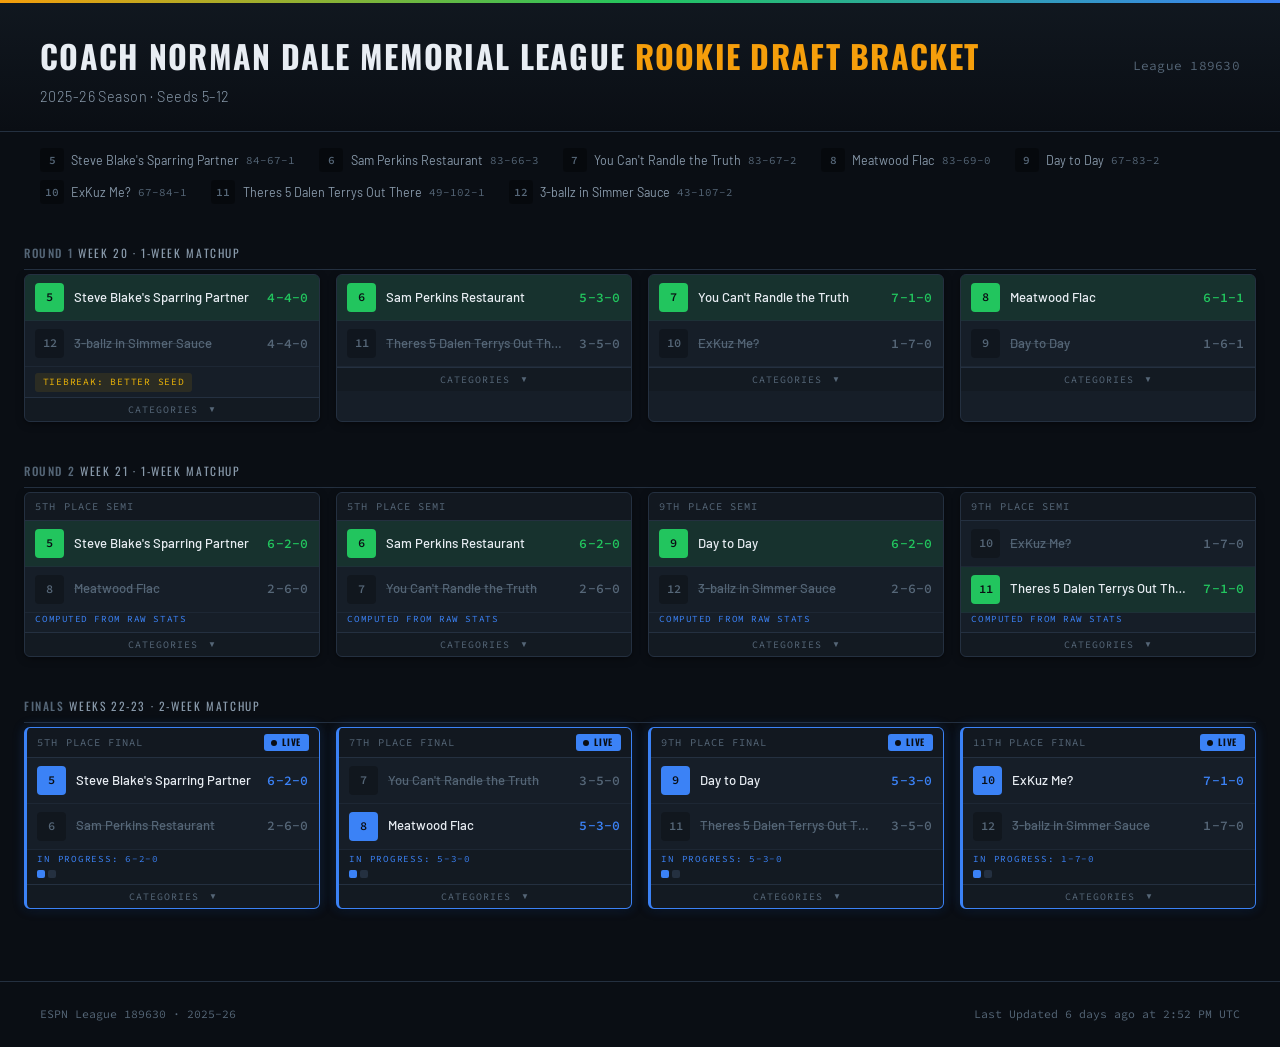
<file: docs/index.html>
<!DOCTYPE html>
<html lang="en">
<head>
  <meta charset="UTF-8">
  <meta name="viewport" content="width=device-width, initial-scale=1.0">
  <title>Coach Norman Dale Memorial League Rookie Draft Bracket</title>
  <link rel="preconnect" href="https://fonts.googleapis.com">
  <link rel="preconnect" href="https://fonts.gstatic.com" crossorigin>
  <link href="https://fonts.googleapis.com/css2?family=Oswald:wght@300;400;500;600;700&family=Source+Code+Pro:wght@400;500;600&family=Barlow:wght@300;400;500;600;700&display=swap" rel="stylesheet">
  <style>
    /* Inline critical loader styles for instant display */
    .loading-overlay {
      display: flex;
      position: fixed;
      top: 0; left: 0; right: 0; bottom: 0;
      background: #0a0e14;
      z-index: 1000;
      justify-content: center;
      align-items: center;
      flex-direction: column;
      gap: 1.5rem;
    }
    .loading-spinner {
      width: 48px;
      height: 48px;
      border: 3px solid #243040;
      border-top-color: #f59e0b;
      border-radius: 50%;
      animation: spin 0.8s linear infinite;
    }
    .loading-text {
      font-family: 'Oswald', sans-serif;
      font-size: 0.9rem;
      text-transform: uppercase;
      letter-spacing: 0.12em;
      color: #8899aa;
    }
    @keyframes spin { to { transform: rotate(360deg); } }
  </style>
  <link rel="stylesheet" href="style.css">
</head>
<body>

  <!-- Loading Overlay (shows immediately) -->
  <div class="loading-overlay" id="loadingOverlay">
    <div class="loading-spinner"></div>
    <div class="loading-text" id="loadingText">Loading Data...</div>
  </div>

  <header class="header">
    <div class="header-top">
      <div>
        <h1>Coach Norman Dale Memorial League <span>Rookie Draft Bracket</span></h1>
        <p class="header-subtitle" id="headerSubtitle">Loading...</p>
      </div>
      <div style="display:flex; align-items:center; gap:1rem;">
        <span class="header-meta" id="headerMeta">Loading...</span>
      </div>
    </div>
  </header>

  <!-- Seed chips (populated by JS) -->
  <div class="seedings" id="seedings"></div>

  <div class="bracket-container">
    <!-- Round 1 -->
    <div class="round-section" id="round1"></div>
    <!-- Round 2 -->
    <div class="round-section" id="round2"></div>
    <!-- Finals -->
    <div class="round-section" id="round3"></div>
  </div>

  <footer class="footer">
    <span id="footerInfo">Loading...</span>
    <span id="cacheInfo">Loading...</span>
  </footer>

  <script>
    const CAT_ORDER = ['FG%', 'FT%', '3PM', 'REB', 'AST', 'STL', 'BLK', 'PTS'];

    function formatValue(cat, val) {
      if (cat === 'FG%' || cat === 'FT%') {
        return (val * 100).toFixed(2) + '%';
      }
      return Math.floor(val);
    }

    function formatLastUpdated(timestamp) {
      const date = new Date(timestamp * 1000);
      const now = new Date();
      const diffMs = now - date;
      const diffMins = Math.floor(diffMs / 60000);

      // Format relative time
      let relativeTime;
      if (diffMins < 1) {
        relativeTime = 'just now';
      } else if (diffMins === 1) {
        relativeTime = '1 minute ago';
      } else if (diffMins < 60) {
        relativeTime = `${diffMins} minutes ago`;
      } else {
        const diffHours = Math.floor(diffMins / 60);
        if (diffHours === 1) {
          relativeTime = '1 hour ago';
        } else if (diffHours < 24) {
          relativeTime = `${diffHours} hours ago`;
        } else {
          const diffDays = Math.floor(diffHours / 24);
          relativeTime = diffDays === 1 ? '1 day ago' : `${diffDays} days ago`;
        }
      }

      // Format absolute time in user's local timezone
      const timeStr = date.toLocaleTimeString('en-US', {
        hour: 'numeric',
        minute: '2-digit',
        hour12: true,
        timeZoneName: 'short'
      });

      return `Last Updated ${relativeTime} at ${timeStr}`;
    }

    function renderMatchup(m, rnd) {
      const hasResult = m.is_complete || m.is_live;
      const statusClass = m.is_complete ? 'completed' : (m.is_live ? 'live' : 'pending');

      // Determine which team goes on top (higher seed = lower number)
      const aOnTop = m.team_a_seed < m.team_b_seed;
      const top = aOnTop
        ? { name: m.team_a_name, seed: m.team_a_seed, wins: m.wins_a, oppWins: m.wins_b }
        : { name: m.team_b_name, seed: m.team_b_seed, wins: m.wins_b, oppWins: m.wins_a };
      const bot = aOnTop
        ? { name: m.team_b_name, seed: m.team_b_seed, wins: m.wins_b, oppWins: m.wins_a }
        : { name: m.team_a_name, seed: m.team_a_seed, wins: m.wins_a, oppWins: m.wins_b };

      let html = `<div class="matchup-card ${statusClass}">`;

      // Label + live badge
      if (m.label || m.is_live) {
        html += `<div class="matchup-label">${m.label}`;
        if (m.is_live) html += `<span class="live-badge">LIVE</span>`;
        html += `</div>`;
      }

      // Top team row (higher seed)
      const topClass = hasResult ? (m.winner_name === top.name ? 'winner' : 'loser') : '';
      const topScore = top.wins !== null ? `${top.wins}-${top.oppWins}-${m.ties}` : '–';
      html += `
        <div class="team-row ${topClass}">
          <div class="team-seed">${top.seed}</div>
          <div class="team-name" title="${top.name}">${top.name}</div>
          <div class="team-score">${topScore}</div>
        </div>`;

      // Bottom team row (lower seed)
      const botClass = hasResult ? (m.winner_name === bot.name ? 'winner' : 'loser') : '';
      const botScore = bot.wins !== null ? `${bot.wins}-${bot.oppWins}-${m.ties}` : '–';
      html += `
        <div class="team-row ${botClass}">
          <div class="team-seed">${bot.seed}</div>
          <div class="team-name" title="${bot.name}">${bot.name}</div>
          <div class="team-score">${botScore}</div>
        </div>`;

      // Tiebreak badge
      if (m.is_tiebreak) {
        html += `<div class="tiebreak-badge">Tiebreak: better seed</div>`;
      }

      // Computed badge
      if (m.is_complete && !m.espn_matched) {
        html += `<div class="computed-badge">Computed from raw stats</div>`;
      }

      // Two-week progress
      if (rnd && rnd.is_two_week && !m.is_complete && rnd.week1_progress) {
        for (const p of rnd.week1_progress) {
          if (p.team_a_name === m.team_a_name && p.team_b_name === m.team_b_name) {
            html += `
              <div class="progress-bar-container">
                <div class="progress-label">${p.week_label}: ${p.wins_a}-${p.wins_b}-${p.ties}</div>
                <div class="progress-dots">
                  <div class="progress-dot filled"></div>
                  <div class="progress-dot"></div>
                </div>
              </div>`;
          }
        }
      }

      // Category details
      if (m.details && m.details.length > 0) {
        const detailsMap = {};
        for (const [cat, scoreA, scoreB, result] of m.details) {
          detailsMap[cat] = { scoreA, scoreB, result };
        }

        html += `<div class="cat-details">
          <div class="cat-header">
            <div class="cat-header-spacer"></div>
            <div class="cat-header-name">${top.name}</div>
            <div class="cat-header-name">${bot.name}</div>
          </div>`;

        for (const cat of CAT_ORDER) {
          if (detailsMap[cat]) {
            const d = detailsMap[cat];
            // Swap scores if needed to match top/bottom order
            const topScore = aOnTop ? d.scoreA : d.scoreB;
            const botScore = aOnTop ? d.scoreB : d.scoreA;
            const topResult = aOnTop ? d.result : (d.result === 'W' ? 'L' : (d.result === 'L' ? 'W' : 'T'));
            const botResult = aOnTop ? (d.result === 'W' ? 'L' : (d.result === 'L' ? 'W' : 'T')) : d.result;
            const classTop = topResult === 'W' ? 'win' : (topResult === 'L' ? 'loss' : 'tie');
            const classBot = botResult === 'W' ? 'win' : (botResult === 'L' ? 'loss' : 'tie');
            html += `
              <div class="cat-row">
                <div class="cat-name">${cat}</div>
                <div class="cat-val ${classTop}">${formatValue(cat, topScore)}</div>
                <div class="cat-val ${classBot}">${formatValue(cat, botScore)}</div>
              </div>`;
          }
        }

        html += `</div>
          <button class="cat-toggle">Categories <span class="arrow">&#x25BC;</span></button>`;
      } else if (!m.is_complete) {
        const label = (rnd && rnd.is_two_week && rnd.week1_progress) ? 'In Progress' : 'Pending';
        html += `<div class="pending-label">${label}</div>`;
      }

      html += `</div>`;
      return html;
    }

    function renderRound(container, rnd, roundNum, title, fallbackWeek, fallbackDuration, fallbackMsg) {
      let html = '';
      if (rnd) {
        html = `<div class="round-header">${title} <span class="week">${rnd.week_label} &middot; ${rnd.duration_label}</span></div>
          <div class="matchup-grid">`;
        for (const m of rnd.matchups) {
          html += renderMatchup(m, rnd);
        }
        html += `</div>`;
      } else {
        html = `<div class="round-header">${title} <span class="week">${fallbackWeek} &middot; ${fallbackDuration}</span></div>
          <div class="matchup-grid">
            <div class="matchup-card pending"><div class="pending-label">${fallbackMsg}</div></div>
            <div class="matchup-card pending"><div class="pending-label">${fallbackMsg}</div></div>
            <div class="matchup-card pending"><div class="pending-label">${fallbackMsg}</div></div>
            <div class="matchup-card pending"><div class="pending-label">${fallbackMsg}</div></div>
          </div>`;
      }
      container.innerHTML = html;
    }

    function renderBracket(data) {
      const { bracket, league_id, season, last_updated } = data;

      // Update header
      document.getElementById('headerSubtitle').textContent = `${season} Season · Seeds 5–12`;
      document.getElementById('headerMeta').textContent = `League ${league_id}`;
      document.getElementById('footerInfo').textContent = `ESPN League ${league_id} · ${season}`;

      // Update cache info
      document.getElementById('cacheInfo').textContent = formatLastUpdated(last_updated);

      // Render seed chips
      const seedingsEl = document.getElementById('seedings');
      seedingsEl.innerHTML = bracket.teams.map(t => `
        <div class="seed-chip">
          <span class="num">${t.seed}</span>
          <span>${t.name}</span>
          <span class="record">${t.record}</span>
        </div>
      `).join('');

      // Render rounds
      const r1 = bracket.rounds[0] || null;
      const r2 = bracket.rounds[1] || null;
      const r3 = bracket.rounds[2] || null;

      renderRound(document.getElementById('round1'), r1, 1, 'Round 1', 'Week 20', '1-week matchup', 'Pending');
      renderRound(document.getElementById('round2'), r2, 2, 'Round 2', 'Week 21', '1-week matchup', 'Awaiting Round 1');
      renderRound(document.getElementById('round3'), r3, 3, 'Finals', 'Weeks 22-23', '2-week matchup', 'Awaiting Round 2');
    }

    async function loadData() {
      try {
        const res = await fetch('data.json');
        const data = await res.json();
        renderBracket(data);
        document.getElementById('loadingOverlay').classList.add('hidden');
      } catch (err) {
        console.error('Failed to load bracket data:', err);
        document.getElementById('loadingText').textContent = 'Error loading data';
      }
    }

    // Initial load
    loadData();

    // Category toggle (delegated)
    document.addEventListener('click', function(e) {
      const toggle = e.target.closest('.cat-toggle');
      if (!toggle) return;
      const card = toggle.closest('.matchup-card');
      const details = card.querySelector('.cat-details');
      if (details) {
        details.classList.toggle('open');
        card.classList.toggle('expanded');
      }
    });
  </script>

</body>
</html>
</file>
<file: docs/style.css>
/* ── Fantasy Basketball Consolation Bracket ── */
/* Scoreboard-noir: dark broadcast aesthetic     */

@import url('https://fonts.googleapis.com/css2?family=Oswald:wght@300;400;500;600;700&family=Source+Code+Pro:wght@400;500;600&family=Barlow:wght@300;400;500;600;700&display=swap');

:root {
  --bg-deep: #0a0e14;
  --bg-surface: #111820;
  --bg-card: #161e28;
  --bg-card-hover: #1c2633;
  --border: #243040;
  --border-bright: #2e4058;
  --text-primary: #e8edf3;
  --text-secondary: #8899aa;
  --text-muted: #556677;
  --accent-win: #22c55e;
  --accent-win-dim: rgba(34, 197, 94, 0.12);
  --accent-loss: #ef4444;
  --accent-loss-dim: rgba(239, 68, 68, 0.08);
  --accent-tie: #eab308;
  --accent-tie-dim: rgba(234, 179, 8, 0.1);
  --accent-pending: #3b82f6;
  --accent-pending-dim: rgba(59, 130, 246, 0.1);
  --accent-gold: #f59e0b;
  --connector: #2e4058;
  --connector-glow: rgba(59, 130, 246, 0.25);
  --shadow-card: 0 2px 8px rgba(0,0,0,0.3), 0 1px 3px rgba(0,0,0,0.2);
  --shadow-card-hover: 0 8px 24px rgba(0,0,0,0.4), 0 2px 8px rgba(0,0,0,0.3);
  --radius: 6px;
  --radius-lg: 10px;
}

*, *::before, *::after { box-sizing: border-box; margin: 0; padding: 0; }

body {
  background: var(--bg-deep);
  color: var(--text-primary);
  font-family: 'Barlow', sans-serif;
  font-weight: 400;
  line-height: 1.5;
  min-height: 100vh;
  -webkit-font-smoothing: antialiased;
}

/* ── Header ── */

.header {
  padding: 2rem 2.5rem 1.5rem;
  border-bottom: 1px solid var(--border);
  background: linear-gradient(180deg, rgba(17,24,32,0.95) 0%, var(--bg-deep) 100%);
  position: relative;
  overflow: hidden;
}

.header::before {
  content: '';
  position: absolute;
  top: 0; left: 0; right: 0;
  height: 3px;
  background: linear-gradient(90deg, var(--accent-gold), var(--accent-win), var(--accent-pending));
}

.header-top {
  display: flex;
  align-items: baseline;
  justify-content: space-between;
  flex-wrap: wrap;
  gap: 1rem;
}

.header h1 {
  font-family: 'Oswald', sans-serif;
  font-weight: 700;
  font-size: 2rem;
  text-transform: uppercase;
  letter-spacing: 0.04em;
  color: var(--text-primary);
}

.header h1 span {
  color: var(--accent-gold);
}

.header-meta {
  font-family: 'Source Code Pro', monospace;
  font-size: 0.8rem;
  color: var(--text-muted);
  letter-spacing: 0.02em;
}

.header-subtitle {
  margin-top: 0.35rem;
  font-size: 0.9rem;
  color: var(--text-secondary);
  font-weight: 300;
  letter-spacing: 0.03em;
}

.refresh-btn {
  display: inline-flex;
  align-items: center;
  gap: 0.4rem;
  padding: 0.4rem 0.9rem;
  background: transparent;
  border: 1px solid var(--border-bright);
  border-radius: var(--radius);
  color: var(--text-secondary);
  font-family: 'Barlow', sans-serif;
  font-size: 0.78rem;
  font-weight: 500;
  text-decoration: none;
  text-transform: uppercase;
  letter-spacing: 0.06em;
  transition: all 0.2s ease;
  cursor: pointer;
}

.refresh-btn:hover {
  border-color: var(--accent-pending);
  color: var(--accent-pending);
  background: var(--accent-pending-dim);
}

/* ── Bracket Layout ── */

.bracket-container {
  padding: 2rem 1.5rem;
  overflow-x: auto;
  -webkit-overflow-scrolling: touch;
}

.round-section {
  margin-bottom: 2.5rem;
}

.matchup-grid {
  display: grid;
  grid-template-columns: repeat(auto-fill, minmax(260px, 1fr));
  gap: 1rem;
}

.round-header {
  font-family: 'Oswald', sans-serif;
  font-weight: 500;
  font-size: 0.72rem;
  text-transform: uppercase;
  letter-spacing: 0.14em;
  color: var(--text-muted);
  padding: 0 0 0.5rem 0;
  border-bottom: 1px solid var(--border);
  margin-bottom: 0.25rem;
}

.round-header .week {
  color: var(--text-secondary);
  font-weight: 400;
}

/* ── Matchup Card ── */

.matchup-card {
  background: var(--bg-card);
  border: 1px solid var(--border);
  border-radius: var(--radius);
  overflow: hidden;
  box-shadow: var(--shadow-card);
  transition: all 0.25s ease;
  position: relative;
}

.matchup-card:hover {
  border-color: var(--border-bright);
  box-shadow: var(--shadow-card-hover);
  transform: translateY(-1px);
}

.matchup-card.completed .team-row.winner {
  background: var(--accent-win-dim);
}

.matchup-card.live {
  border-color: var(--accent-pending);
  border-left: 3px solid var(--accent-pending);
  box-shadow: var(--shadow-card), 0 0 12px var(--connector-glow);
}

.matchup-card.live .team-row.winner .team-seed {
  background: var(--accent-pending);
  color: #0a0e14;
}

.matchup-card.live .team-row.winner .team-score {
  color: var(--accent-pending);
}

.matchup-card.pending {
  border-style: dashed;
  opacity: 0.7;
}

.matchup-card.pending:hover {
  opacity: 1;
}

/* ── Live badge ── */

.live-badge {
  display: inline-flex;
  align-items: center;
  gap: 0.3rem;
  background: var(--accent-pending);
  color: #0a0e14;
  font-family: 'Oswald', sans-serif;
  font-weight: 700;
  font-size: 0.58rem;
  letter-spacing: 0.1em;
  padding: 0.12rem 0.45rem;
  border-radius: 3px;
  margin-left: auto;
  animation: livePulse 2s ease-in-out infinite;
}

.live-badge::before {
  content: '';
  display: inline-block;
  width: 6px;
  height: 6px;
  border-radius: 50%;
  background: #0a0e14;
  animation: liveDot 2s ease-in-out infinite;
}

@keyframes livePulse {
  0%, 100% { opacity: 1; }
  50% { opacity: 0.7; }
}

@keyframes liveDot {
  0%, 100% { opacity: 1; }
  50% { opacity: 0.4; }
}

.matchup-label:has(.live-badge) {
  display: flex;
  align-items: center;
}

.matchup-label {
  font-family: 'Source Code Pro', monospace;
  font-size: 0.65rem;
  text-transform: uppercase;
  letter-spacing: 0.1em;
  color: var(--text-muted);
  padding: 0.35rem 0.65rem;
  background: rgba(0,0,0,0.2);
  border-bottom: 1px solid var(--border);
}

.team-row {
  display: grid;
  grid-template-columns: 2rem 1fr auto;
  align-items: center;
  padding: 0.5rem 0.65rem;
  gap: 0.4rem;
  border-bottom: 1px solid rgba(36,48,64,0.5);
  transition: background 0.15s ease;
}

.team-row:last-child { border-bottom: none; }

.team-seed {
  font-family: 'Source Code Pro', monospace;
  font-size: 0.75rem;
  font-weight: 600;
  color: var(--text-muted);
  text-align: center;
  width: 1.8rem;
  height: 1.8rem;
  line-height: 1.8rem;
  border-radius: 4px;
  background: rgba(0,0,0,0.25);
}

.team-row.winner .team-seed {
  background: var(--accent-win);
  color: #0a0e14;
}

.team-name {
  font-family: 'Barlow', sans-serif;
  font-size: 0.82rem;
  font-weight: 500;
  color: var(--text-primary);
  white-space: nowrap;
  overflow: hidden;
  text-overflow: ellipsis;
}

.team-row.loser .team-name {
  color: var(--text-muted);
  text-decoration: line-through;
  text-decoration-color: rgba(85,102,119,0.4);
}

.team-score {
  font-family: 'Source Code Pro', monospace;
  font-size: 0.82rem;
  font-weight: 600;
  color: var(--text-secondary);
  min-width: 3.2rem;
  text-align: right;
  letter-spacing: 0.02em;
}

.team-row.winner .team-score {
  color: var(--accent-win);
}

.team-row.loser .team-score {
  color: var(--text-muted);
}

/* ── Tiebreak indicator ── */

.tiebreak-badge {
  font-family: 'Source Code Pro', monospace;
  font-size: 0.6rem;
  text-transform: uppercase;
  letter-spacing: 0.08em;
  color: var(--accent-tie);
  background: var(--accent-tie-dim);
  padding: 0.15rem 0.45rem;
  border-radius: 3px;
  display: inline-block;
  margin: 0 0.65rem 0.35rem;
}

/* ── Computed stats badge ── */

.computed-badge {
  font-family: 'Source Code Pro', monospace;
  font-size: 0.58rem;
  text-transform: uppercase;
  letter-spacing: 0.06em;
  color: var(--accent-pending);
  padding: 0 0.65rem 0.35rem;
  display: block;
}

/* ── Category detail (expandable) ── */

.cat-toggle {
  display: block;
  width: 100%;
  padding: 0.3rem 0.65rem;
  background: rgba(0,0,0,0.15);
  border: none;
  border-top: 1px solid var(--border);
  color: var(--text-muted);
  font-family: 'Source Code Pro', monospace;
  font-size: 0.62rem;
  text-transform: uppercase;
  letter-spacing: 0.1em;
  cursor: pointer;
  text-align: center;
  transition: all 0.15s ease;
}

.cat-toggle:hover {
  background: rgba(0,0,0,0.3);
  color: var(--text-secondary);
}

.cat-toggle .arrow {
  display: inline-block;
  transition: transform 0.2s ease;
  margin-left: 0.3rem;
}

.cat-details {
  display: none;
  background: rgba(0,0,0,0.2);
  border-top: 1px solid var(--border);
  padding: 0.5rem 0.65rem;
}

.cat-details.open { display: block; }
.cat-details.open + .cat-toggle .arrow,
.matchup-card.expanded .cat-toggle .arrow { transform: rotate(180deg); }

.cat-header {
  display: grid;
  grid-template-columns: 3rem 1fr 1fr;
  align-items: center;
  padding: 0.3rem 0;
  margin-bottom: 0.3rem;
  border-bottom: 1px solid var(--border);
  gap: 0.5rem;
}

.cat-header-spacer {}

.cat-header-name {
  font-family: 'Barlow', sans-serif;
  font-size: 0.68rem;
  font-weight: 600;
  color: var(--text-secondary);
  text-align: center;
  white-space: nowrap;
  overflow: hidden;
  text-overflow: ellipsis;
}

.cat-row {
  display: grid;
  grid-template-columns: 3rem 1fr 1fr;
  align-items: center;
  padding: 0.2rem 0;
  font-family: 'Source Code Pro', monospace;
  font-size: 0.72rem;
  gap: 0.5rem;
}

.cat-name {
  font-weight: 600;
  color: var(--text-secondary);
  letter-spacing: 0.03em;
}

.cat-val {
  text-align: center;
  color: var(--text-muted);
  font-size: 0.72rem;
  padding: 0.15rem 0.3rem;
  border-radius: 3px;
}

.cat-val.win {
  color: var(--accent-win);
  background: var(--accent-win-dim);
  font-weight: 600;
}

.cat-val.loss { color: var(--text-muted); }
.cat-val.tie { color: var(--accent-tie); background: var(--accent-tie-dim); }

/* ── Round layout ── */

/* ── Pending matchup styling ── */

.pending-label {
  font-family: 'Source Code Pro', monospace;
  font-size: 0.72rem;
  color: var(--text-muted);
  text-align: center;
  padding: 0.5rem;
  letter-spacing: 0.05em;
}

/* ── Two-week progress ── */

.progress-bar-container {
  padding: 0.2rem 0.65rem 0.4rem;
  background: rgba(0,0,0,0.15);
}

.progress-label {
  font-family: 'Source Code Pro', monospace;
  font-size: 0.58rem;
  color: var(--accent-pending);
  text-transform: uppercase;
  letter-spacing: 0.08em;
  margin-bottom: 0.2rem;
}

.progress-dots {
  display: flex;
  gap: 3px;
}

.progress-dot {
  width: 8px;
  height: 8px;
  border-radius: 2px;
  background: var(--border);
}

.progress-dot.filled { background: var(--accent-pending); }

/* ── Seedings Panel ── */

.seedings {
  padding: 1rem 2.5rem 0.5rem;
  display: flex;
  flex-wrap: wrap;
  gap: 0.5rem 1.5rem;
}

.seed-chip {
  display: inline-flex;
  align-items: center;
  gap: 0.45rem;
  font-size: 0.78rem;
  color: var(--text-secondary);
}

.seed-chip .num {
  font-family: 'Source Code Pro', monospace;
  font-weight: 600;
  font-size: 0.7rem;
  color: var(--text-muted);
  background: rgba(0,0,0,0.3);
  width: 1.5rem;
  height: 1.5rem;
  line-height: 1.5rem;
  text-align: center;
  border-radius: 3px;
}

.seed-chip .record {
  font-family: 'Source Code Pro', monospace;
  font-size: 0.68rem;
  color: var(--text-muted);
}

/* ── Footer ── */

.footer {
  padding: 1.5rem 2.5rem;
  border-top: 1px solid var(--border);
  color: var(--text-muted);
  font-size: 0.72rem;
  font-family: 'Source Code Pro', monospace;
  display: flex;
  justify-content: space-between;
  flex-wrap: wrap;
  gap: 0.5rem;
}

/* ── Responsive ── */

@media (max-width: 900px) {
  .matchup-grid {
    grid-template-columns: 1fr;
  }

  .header { padding: 1.5rem 1.25rem 1rem; }
  .bracket-container { padding: 1.5rem 1rem; }
  .seedings { padding: 1rem 1.25rem 0.5rem; }
  .footer { padding: 1rem 1.25rem; }

  .header h1 { font-size: 1.5rem; }
}

/* ── Animations ── */

@keyframes fadeSlideUp {
  from { opacity: 0; transform: translateY(8px); }
  to { opacity: 1; transform: translateY(0); }
}

.matchup-card {
  animation: fadeSlideUp 0.4s ease both;
}

.matchup-grid .matchup-card:nth-child(2) { animation-delay: 0.05s; }
.matchup-grid .matchup-card:nth-child(3) { animation-delay: 0.1s; }
.matchup-grid .matchup-card:nth-child(4) { animation-delay: 0.15s; }

/* ── Loading Overlay ── */

.loading-overlay {
  display: flex;
  position: fixed;
  top: 0;
  left: 0;
  right: 0;
  bottom: 0;
  background: var(--bg-deep);
  z-index: 1000;
  justify-content: center;
  align-items: center;
  flex-direction: column;
  gap: 1.5rem;
}

.loading-overlay.hidden {
  display: none;
}

.loading-overlay.transparent {
  background: rgba(10, 14, 20, 0.85);
}

.loading-spinner {
  width: 48px;
  height: 48px;
  border: 3px solid var(--border);
  border-top-color: var(--accent-gold);
  border-radius: 50%;
  animation: spin 0.8s linear infinite;
}

.loading-text {
  font-family: 'Oswald', sans-serif;
  font-size: 0.9rem;
  text-transform: uppercase;
  letter-spacing: 0.12em;
  color: var(--text-secondary);
}

@keyframes spin {
  to { transform: rotate(360deg); }
}

.refresh-btn.loading {
  pointer-events: none;
  opacity: 0.6;
}
</file>
